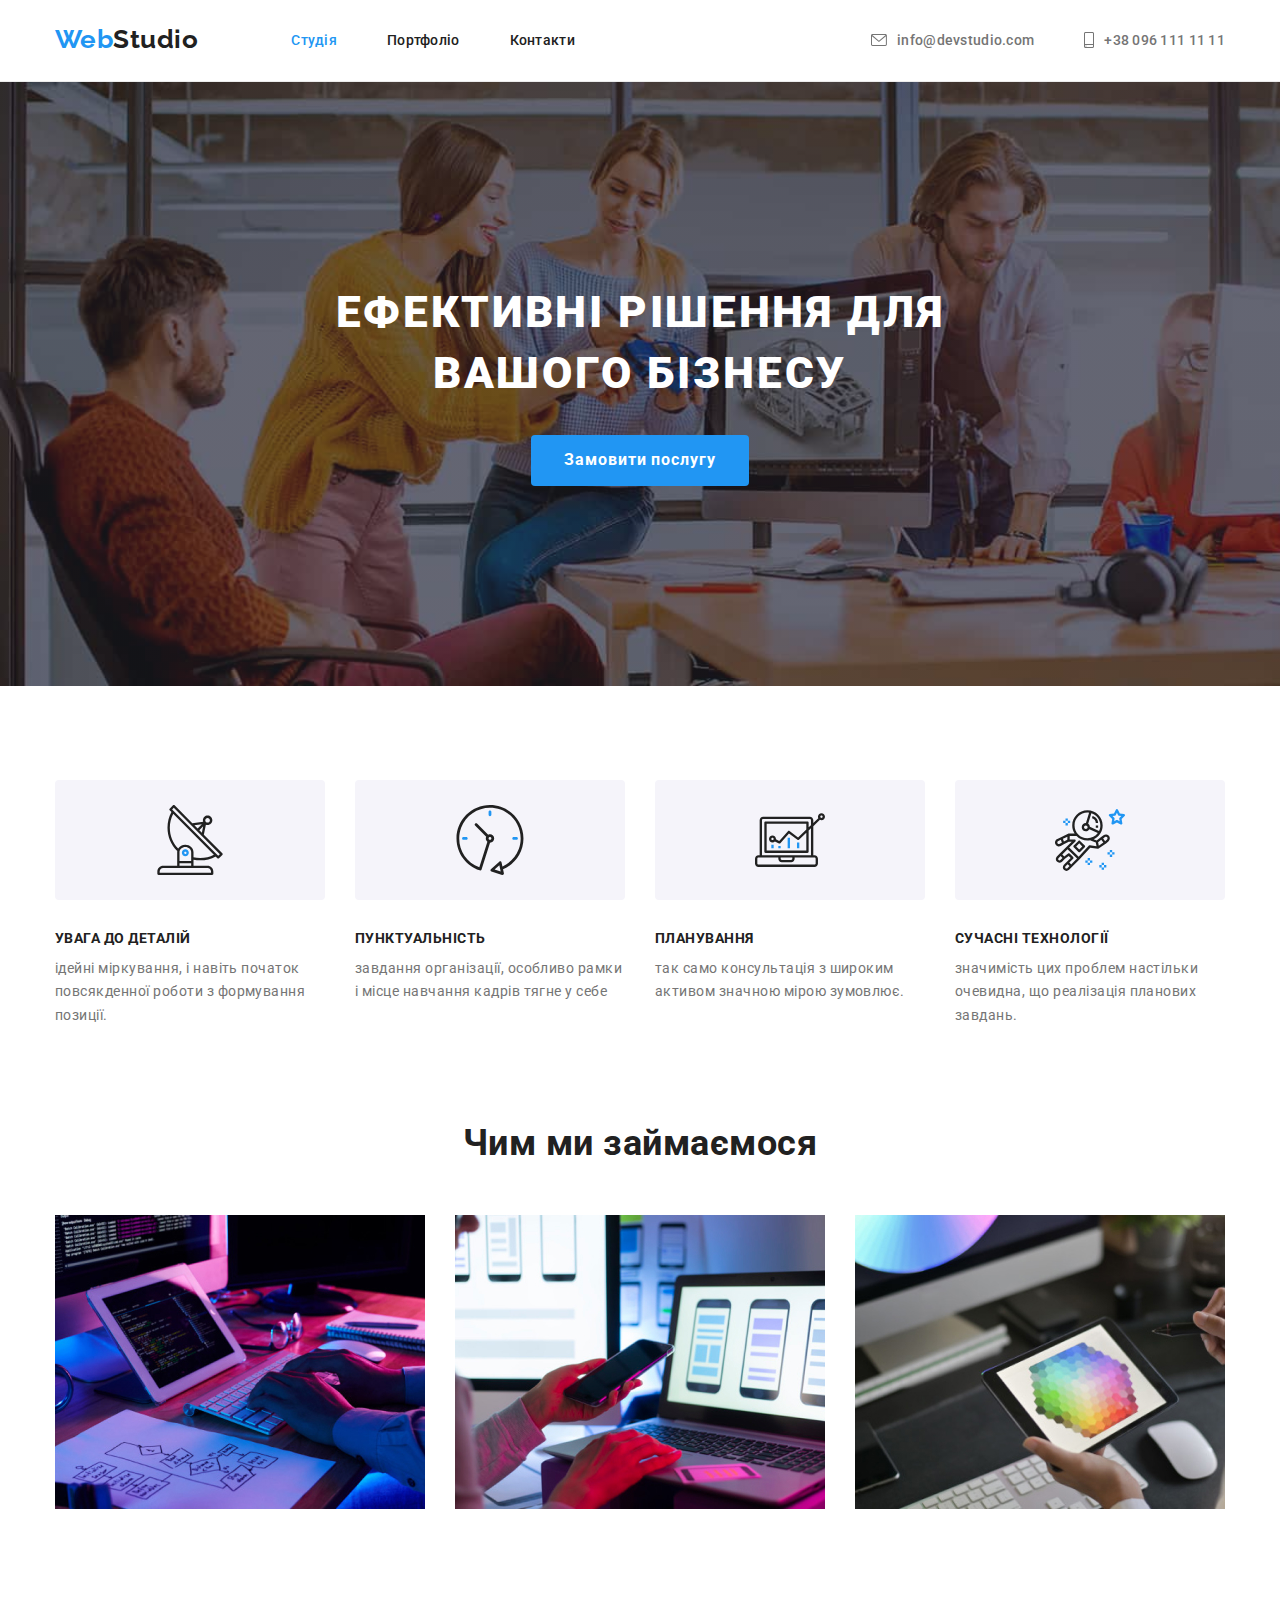
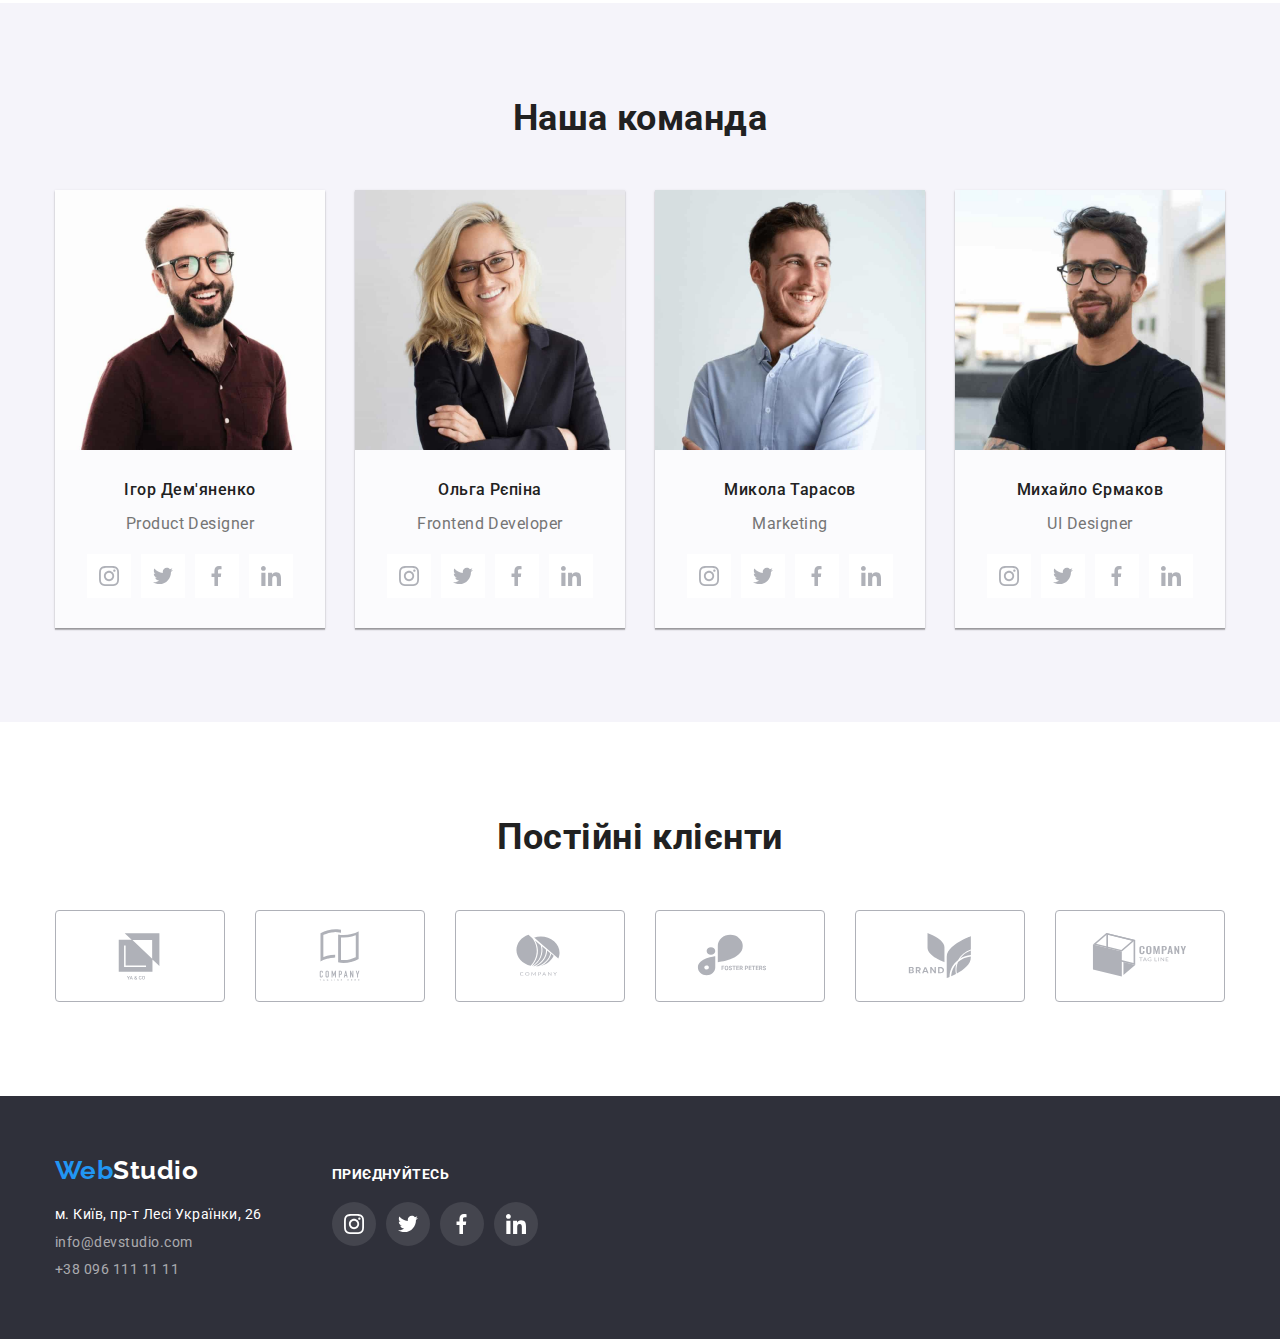
<file: index.html>
<!DOCTYPE html>
<html lang="uk">
  <head>
    <meta charset="UTF-8" />
    <meta http-equiv="X-UA-Compatible" content="IE=edge" />
    <meta name="viewport" content="width=device-width, initial-scale=1.0" />
    <title>webStudio</title>
    <link
      href="https://fonts.googleapis.com/css2?family=Raleway:wght@700&family=Roboto+Condensed:wght@700&family=Roboto:wght@400;500;700;900&display=swap"
      rel="stylesheet"
    />
    <link
      rel="stylesheet"
      href="https://cdnjs.cloudflare.com/ajax/libs/modern-normalize/1.1.0/modern-normalize.min.css"
    />
    <link rel="stylesheet" href="https://cdnjs.cloudflare.com/ajax/libs/animate.css/4.1.1/animate.min.css" />
    <link rel="stylesheet" href="./styles-css/styles.css" />
  </head>
  <body>
    <!--navigation-->

    <header class="page-header">
      <div class="conteiner main-container">
        <div class="naw-link">
          <nav class="naw-content">
            <a href="./index.html" class="logo-accent">
              Web<span class="logo">Studio</span></a>
            <ul class="site-nav list">
              <li class="item">
                <a href="./index.html" class="link current">Студія</a>
              </li>
              <li class="item">
                <a href="./portfolio.html" class="link">Портфоліо</a>
              </li>
              <li class="item"><a href="#" class="link">Контакти</a></li>
            </ul>
          </nav>
          <ul class="contact-nav list">
            <li class="contact-wrap">
              <a class="contacts" href="mailto:info@devstudio.com"> <svg  width="16"height="12" class="icon-contacts">
                <use xlink:href="./images/symbol-defs.svg#icon-envelope"></use>
              </svg>info@devstudio.com </a>
            </li>
            <li class="contact-wrap">
              <a class="contacts" href="tel:+380961111111"> <svg width="10" height="16"class="icon-contacts">
                <use xlink:href="./images/symbol-defs.svg#icon-smartphone">
              </svg> +38 096 111 11 11</a>
            </li>
          </ul>
        </div>
      </div>
    </header>
    <main>
      <!--hero section-->
      <section class="hero">
        <div class="conteiner conteiner-hero">
         <h1 class="hero-title">Ефективні рішення для вашого бізнесу</h1>
          <button type="button" class="buttons-hero">Замовити послугу</button>
        </div>
      </section>
      <!--about section-->
      <section class="section section-about">
        <div class="conteiner container-about">
          
          <h2 class="visually-hidden">о компанії</h2>
          <ul class="feature list">
            <li class="feauter-item">
              <div class="icon-feauter"><svg viewBox="0 0 32 32" width="70">
                <use xlink:href="./images/symbol-defs.svg#icon-antenna"></use>
              </svg></div>
              <h3 class="title">увага до деталій</h3>
              <p class="text-feature">
                ідейні міркування, i навіть початок повсякденної роботи з
                формування позиції.
              </p>
            </li>
            <li class="feauter-item">
              <div class="icon-feauter"><svg viewBox="0 0 32 32" width="70">
                <use xlink:href="./images/symbol-defs.svg#icon-clock"></use>
              </svg></div>
              <h3 class="title">пунктуальність</h3>
              <p class="text-feature">
                завдання організації, особливо рамки i місце навчання кадрів
                тягне у себе
              </p>
            </li>
            <li class="feauter-item">
              <div class="icon-feauter">
              <svg viewBox="0 0 32 32" width="70">
                <use xlink:href="./images/symbol-defs.svg#icon-computer"></use>
              </svg>
              </div>
              <h3 class="title">планування</h3>
              <p class="text-feature">
                так само консультація з широким активом значною мірою зумовлює.
              </p>
            </li>
            <li class="feauter-item">
              <div class="icon-feauter">
              <svg viewBox="0 0 32 32" width="70">
                <use xlink:href="./images/symbol-defs.svg#icon-astronaut"></use>
              </svg>
              </div>
              <h3 class="title">сучасні технології</h3>
              <p class="text-feature">
                значимість цих проблем настільки очевидна, що реалізація
                планових завдань.
              </p>
            </li>
          </ul>
        </div>
      </section>
      <!--about prodgect-->
      <section class="section section-prodgect">
        <div class="conteiner container-prodgect">
          <h2 class="section-title">Чим ми займаємося</h2>
          <ul class="list prodgect-list">
            <li class="prodgect-item">
              <img
                class="img-item"
                src="./images/about-img-1.jpg"
                alt="створення сайту"
                width="370"
              />
            </li>
            <li class="prodgect-item">
              <img
                class="img-item"
                src="./images/about-img-2.jpg"
                alt="створення мобільних додатків"
                width="370"
              />
            </li>
            <li class="prodgect-item">
              <img
                class="img-item"
                src="./images/about-img-3.jpg"
                alt="нові технології"
                width="370"
              />
            </li>
          </ul>
        </div>
      </section>
      <!--about employees-->
      <section class="section section-employees">
        <div class="conteiner container-emploees">
          <h2 class="section-title">Наша команда</h2>
          <ul class="employees list">
            <li class="employees-item">
              <img
                class="item-employees"
                src="./images/our-emploeer-1.jpg"
                alt="працівник "
                width="270"
              />
              <div class="text-worker">
              <h3 class="coworcer">Ігор Дем'яненко</h3>
              <p class="work">Product Designer</p>
              <ul class="list icon-link">
                <li class="link-li"><a class="link-a" href=""> <svg  width="20" height="20" class="icon icon-instagram"> <use xlink:href="./images/symbol-defs.svg#icon-instagram "></use></svg> </a> </li>
                <li class="link-li"><a class="link-a"href=""> <svg  width="20" height="20" class="icon icon-twitter">
                  <use xlink:href="./images/symbol-defs.svg#icon-twitter "></use>
                </svg> </a> </li>
                <li class="link-li"><a class="link-a" href=""> <svg  width="20" height="20" class="icon icon-facebook">
                    <use xlink:href="./images/symbol-defs.svg#icon-facebook "></use>
                  </svg></a></li>
                <li class="link-li"><a class="link-a" href=""> <svg  width="20" height="20" class="icon icon-linkedin">
                    <use xlink:href="./images/symbol-defs.svg#icon-linkedin"></use>
                  </svg> </a></li>
              </ul>
              </div>
            </li>
            <li class="employees-item">
              <img
                class="item-employees"
                src="./images/our-emploeer-2.jpg"
                alt="працівник"
                width="270"
              />
              <div class="text-worker">
              <h3 class="coworcer">Ольга Рєпіна</h3>
              <p class="work">Frontend Developer</p>
              <ul class="list icon-link">
                <li class="link-li"><a class="link-a" href=""> <svg  width="20"height="20" class="icon icon-instagram">
                      <use xlink:href="./images/symbol-defs.svg#icon-instagram "></use>
                    </svg></a> </li>
                <li class="link-li"><a class="link-a" href=""> <svg  width="20" height="20" class="icon icon-twitter">
                      <use xlink:href="./images/symbol-defs.svg#icon-twitter "></use>
                    </svg></a> </li>
                <li class="link-li"><a class="link-a" href=""> <svg  width="20" height="20" class="icon icon-facebook">
                      <use xlink:href="./images/symbol-defs.svg#icon-facebook "></use>
                    </svg></a></li>
                <li class="link-li"><a class="link-a" href=""> <svg  width="20" height="20" class="icon icon-linkedin">
                      <use xlink:href="./images/symbol-defs.svg#icon-linkedin"></use>
                    </svg></a></li>
              </ul>
              </div>
            </li>
            <li class="employees-item">
              <img
                class="item-employees"
                src="./images/our-emploeer-3.jpg"
                alt="працівник"
                width="270"
              />
              <div class="text-worker">
              <h3 class="coworcer">Микола Тарасов</h3>
              <p class="work">Marketing</p>
              <ul class="list icon-link">
                <li class="link-li"><a class="link-a" href=""> <svg  width="20" height="20" class="icon icon-instagram">
                      <use xlink:href="./images/symbol-defs.svg#icon-instagram "></use>
                    </svg> </a> </li>
                <li class="link-li"><a class="link-a" href=""> <svg  width="20" height="20" class="icon icon-twitter">
                      <use xlink:href="./images/symbol-defs.svg#icon-twitter "></use>
                    </svg></a> </li>
                <li class="link-li"><a class="link-a"  href=""> <svg  width="20" height="20" class="icon icon-facebook">
                      <use xlink:href="./images/symbol-defs.svg#icon-facebook "></use>
                    </svg> </a></li>
                <li class="link-li"><a class="link-a" href=""> <svg width="20" height="20" class="icon icon-linkedin">
                      <use xlink:href="./images/symbol-defs.svg#icon-linkedin"></use>
                    </svg>  </a></li>
              </ul>
              </div>
            </li>
            <li class="employees-item">
              <img
                class="item-employees"
                src="./images/our-emploeer-4.jpg"
                alt="працівник"
                width="270"
              />
              <div class="text-worker">
              <h3 class="coworcer">Михайло Єрмаков</h3>
              <p class="work">UI Designer</p>
              <ul class="list icon-link">
                <li class="link-li"><a class="link-a"  href=""> <svg width="20" height="20" class="icon icon-instagram">
                      <use xlink:href="./images/symbol-defs.svg#icon-instagram "></use>
                    </svg> </a> </li>
                <li class="link-li"><a class="link-a" href=""> <svg  width="20" height="20" class="icon icon-twitter">
                      <use xlink:href="./images/symbol-defs.svg#icon-twitter "></use>
                    </svg> </a> </li>
                <li class="link-li"><a class="link-a" href=""> <svg  width="20" height="20" class="icon icon-facebook">
                      <use xlink:href="./images/symbol-defs.svg#icon-facebook "></use>
                    </svg></a></li>
                <li class="link-li"><a class="link-a" href=""> <svg  width="20" height="20" class="icon icon-linkedin">
                      <use xlink:href="./images/symbol-defs.svg#icon-linkedin"></use>
                    </svg></a></li>
              </ul>
              </div>
            </li>
          </ul>
        </div>
      </section>
      <!-- our clients -->
      <section class="section section-clients ">
        <div class="conteiner">
        <h2 class="  section-title">Постійні клієнти</h2>
        <ul class="list our-clients" >
          <li class="item-clients"><a class="a-icon" href=""><svg  width="106" height="60"  class ="icon-clients"><use xlink:href="./images/symbol-defs.svg#icon-yoco"></use></svg></a></li>
          <li class="item-clients"><a class="a-icon" href=""><svg  width="106" height="60"class="icon-clients"> <use xlink:href="./images/symbol-defs.svg#icon-taglinhere"></use></svg></a></li>
          <li class="item-clients"><a class="a-icon" href=""><svg  width="106" height="60"class="icon-clients"><use xlink:href="./images/symbol-defs.svg#icon-company"></use> </svg></a> </li>
          <li class="item-clients"><a class="a-icon"  href=""><svg  width="106" height="60"class="icon-clients"><use xlink:href="./images/symbol-defs.svg#icon-fosterpeters"></use> </svg></a> </li>
          <li class="item-clients"><a class="a-icon" href=""><svg  width="106" height="60" class="icon-clients"><use xlink:href="./images/symbol-defs.svg#icon-brend"></use></svg></a></li>
          <li class="item-clients"><a class="a-icon" href=""><svg  width="106" height="60"class="icon-clients"><use xlink:href="./images/symbol-defs.svg#icon-tagline"></use> </svg></a></a> </li>
        </ul>
        </div>
      </section>
    </main>

    <!--about footer-->
    <footer class="footer">
      <div class=" conteiner footer-link">
      <div class=" conteiner-foot">
        <a href="./index.html" class="foot-accent"
          >Web<span class="logo-foot">Studio</span>
        </a>
        <address>
          <ul class="adress-foot list">
            <li class="foot-item">
              <a
                href="https://maps.google.ua"
                target="_blank"
                rel="noopener noreferre"
                class="adress"
                >м. Київ, пр-т Лесі Українки, 26
              </a>
            </li>
            <li class="foot-item">
              <a href="mailto:info@devstudio.com" class="adress item"
                >info@devstudio.com</a
              >
            </li>
            <li class="foot-item">
              <a href="tel:+380961111111" class="adress item"
                >+38 096 111 11 11</a
              >
            </li>
          </ul>
        </address>
      </div>
      <div class="social-link">
        <h4 class="title-social">приєднуйтесь</h4>
        <ul class="social-footer list">
          <li class="icon-social"> <a class="link-footer" href=""><svg  width="20" height="20"  class="icon-footer icon-instagram">
              <use xlink:href="./images/symbol-defs.svg#icon-instagram "></use>
            </svg></a></li>
          <li class="icon-social"><a class="link-footer" href=""> <svg  width="20" height="20" class="icon-footer icon-twitter">
              <use xlink:href="./images/symbol-defs.svg#icon-twitter "></use>
            </svg></a></li>
          <li class="icon-social"><a class="link-footer"href=""> <svg  width="20"height="20" class="icon-footer icon-facebook">
              <use xlink:href="./images/symbol-defs.svg#icon-facebook "></use>
            </svg></a></li>
          <li class="icon-social"><a class="link-footer"href=""> <svg width="20"height="20" class="icon-footer icon-linkedin">
              <use xlink:href="./images/symbol-defs.svg#icon-linkedin"></use>
            </svg></a></li>
        </ul>
      </div>
      </div>
    </footer>
  </body>
</html>
</file>
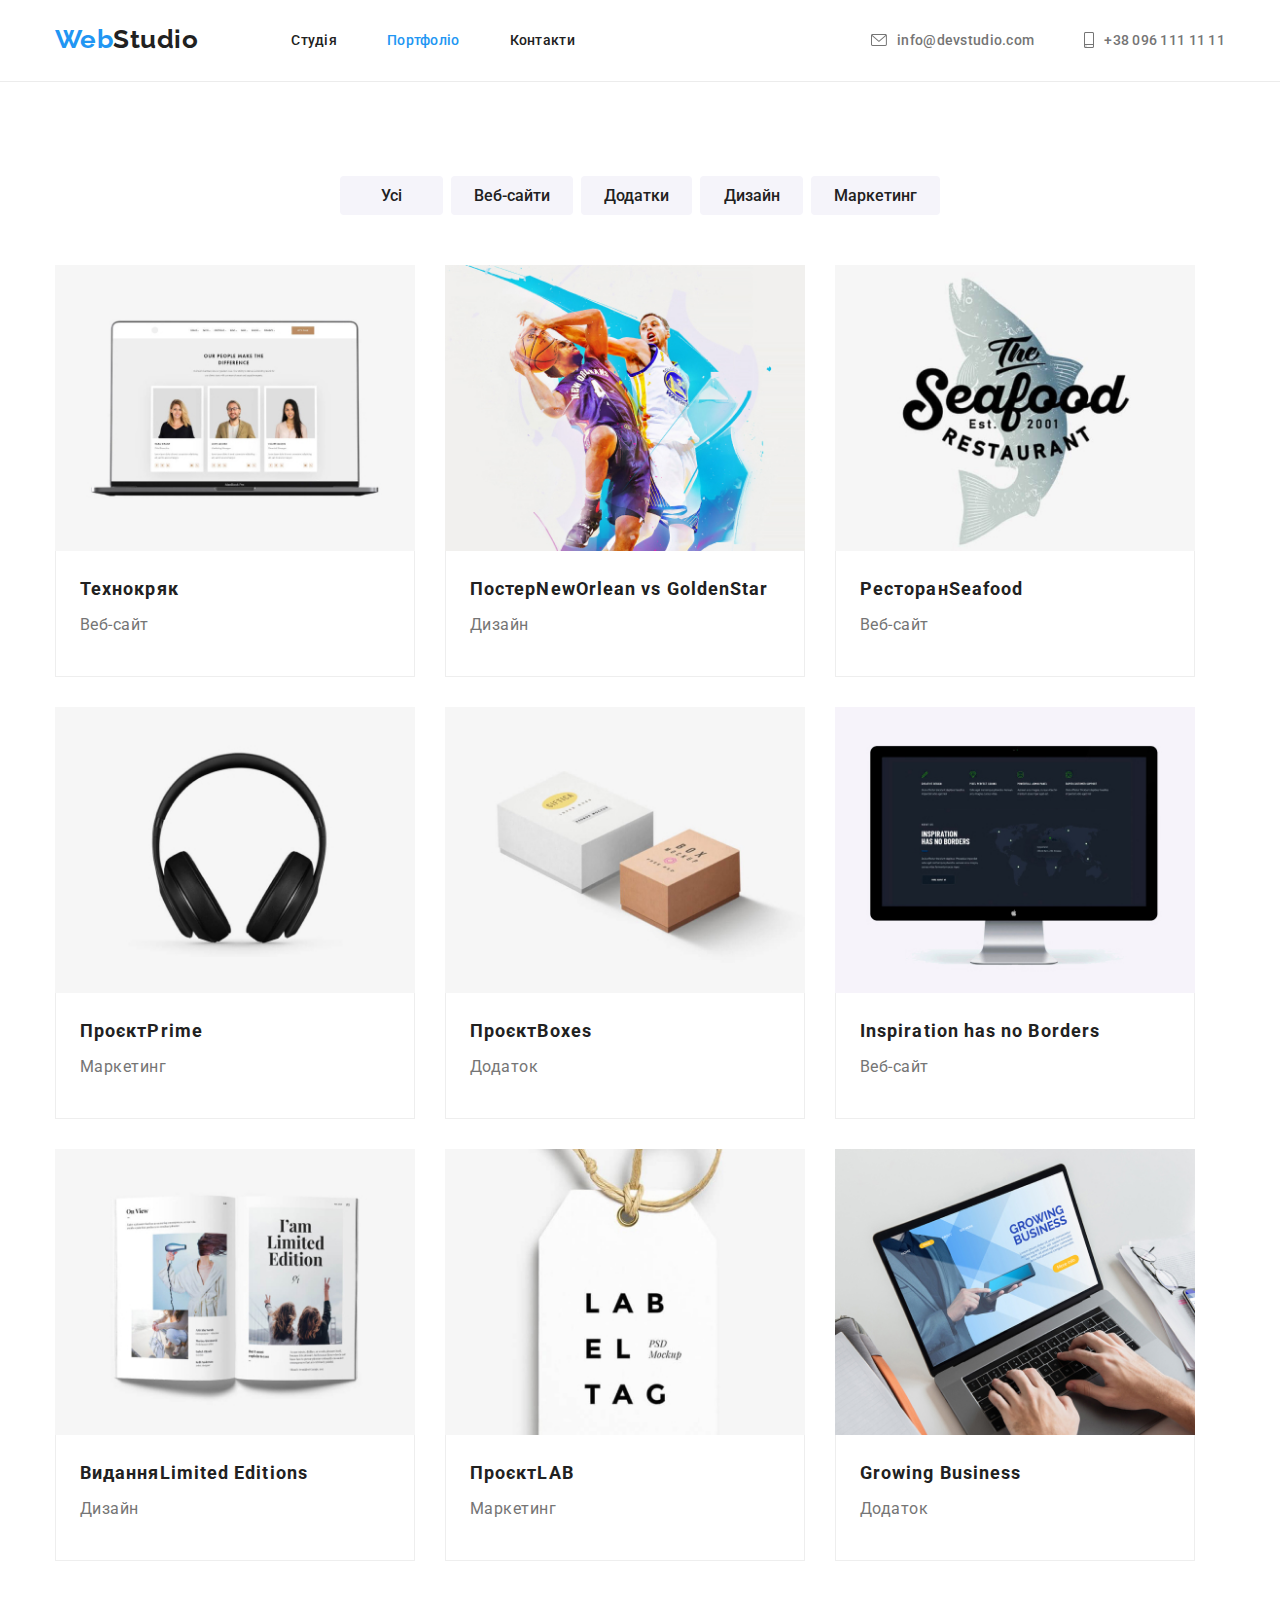
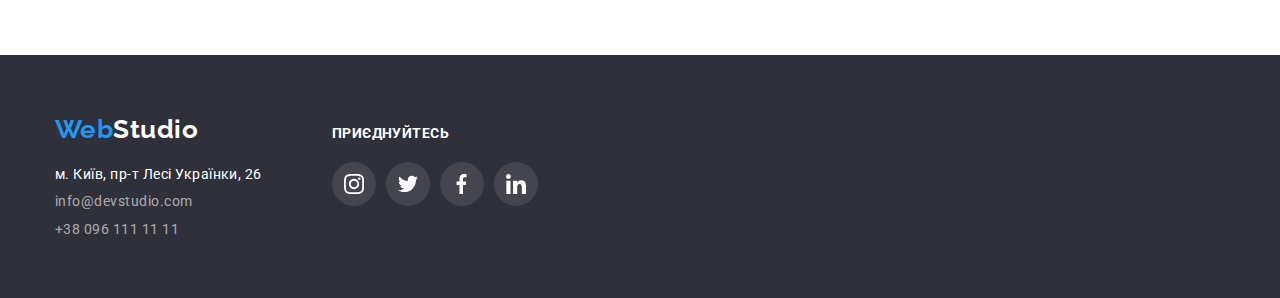
<file: portfolio.html>
<!DOCTYPE html>
<html lang="uk">
<head>
    <meta charset="UTF-8">
    <meta http-equiv="X-UA-Compatible" content="IE=edge">
    <meta name="viewport" content="width=device-width, initial-scale=1.0">
    <title>Portfolio</title>
    <link
        href="https://fonts.googleapis.com/css2?family=Raleway:wght@700&family=Roboto+Condensed:wght@700&family=Roboto:wght@400;500;700;900&display=swap"
        rel="stylesheet">
        <link rel="stylesheet" href="https://cdnjs.cloudflare.com/ajax/libs/modern-normalize/1.1.0/modern-normalize.min.css">
        <link rel="stylesheet" href="https://cdnjs.cloudflare.com/ajax/libs/animate.css/4.1.1/animate.min.css" />
 <link rel="stylesheet" href="./styles-css/styles.css">
</head>
<body>
    <!--navigation-->
    <header class="page-header">
        <div class=" conteiner main-container">
            <div class="naw-link">
        <nav class="naw-content">
            <a href="./index.html" class="logo-accent">Web<span class="logo">Studio</span></a>
            <ul class=" site-nav list">
                <li class="item"><a href="./index.html" class="link">Студія</a></li>
                <li class="item"><a href="#" class="link current ">Портфоліо</a></li>
                <li class="item"><a href="#" class="link">Контакти</a></li>
            </ul>
        </nav>
        <ul class=" contact-nav list">
            <li class="contact-wrap">
                <a href="mailto:info@devstudio.com" class="contacts"> <svg viewBox="0 0 43 32" width="16" class="icon-contacts">
                        <use xlink:href="./images/symbol-defs.svg#icon-envelope"></use>
                    </svg>info@devstudio.com </a>
            </li>
            <li class="contact-wrap">
                <a href="tel:+380961111111" class="contacts"> <svg viewBox="0 0 20 32" width="10" class="icon-contacts">
                        <use xlink:href="./images/symbol-defs.svg#icon-smartphone">
                    </svg> +38 096 111 11 11</a>
            </li>
        </ul>
        </div>
        </div>
    </header>
    <!--about main-->
    <main>
        <!--navigation portfolio-->
        <section class="section section-portfolio">
            <div class="conteiner conteiner-portfolio">
            <h1 class="visually-hidden">портфоліо</h1>
            <ul class="list filter">
                <li class="item-button"><button type="button" class="buttons ">Усі</button></li>
                <li class="item-button"><button type="button" class="buttons ">Веб-сайти</button></li>
                <li class="item-button"><button type="button" class="buttons ">Додатки</button></li>
                <li class="item-button"><button type="button" class="buttons ">Дизайн</button></li>
                <li class="item-button"><button type="button" class="buttons ">Маркетинг</button></li>
            </ul>
            
    

        <!--portfolio-->

            <ul class=" project list">
                <li class="item-work">
                    <a class="link-img" href="#" target="_blank" rel="noopener norefere">
                    <img class="img-work" src="./images/img1.jpg" alt="ноутбук" width="370">
                    <div class="cards-name">
                    <h2 class="title-project">Технокряк</h2>
                    <p class="work">Веб-сайт</p>
                    </div>
                </a>
                </li>
                <li class="item-work">
                    <a class="link-img" href="#" target="_blank" rel="noopener norefere">
                    <img class="img-work" src="./images/img2.jpg" alt="баскетбол" width="370">
                    <div class="cards-name">
                    <h2 class="title-project">Постер<span>NewOrlean vs GoldenStar</span></h2>
                    <p class="work">Дизайн</p>
                    </div>
                    </a>
                </li>
                <li class="item-work">
                    <a class="link-img" href="#" target="_blank" rel="noopener noreferre">
                    <img class="img-work" src="./images/img3.jpg" alt="ресторан" width="370">
                    <div class="cards-name">
                    <h2 class="title-project">Ресторан<span>Seafood</span></h2>
                    <p class="work">Веб-сайт</p>
                    </div>
                </a>
                </li>
                
                <li class="item-work">
                    <a class="link-img" href="#" target="_blank" rel="noopener noreferre">
                <img class="img-work" src="./images/img4.jpg" alt="наушники" width="370">
                <div class="cards-name">
                <h2 class="title-project">Проєкт<span>Prime</span></h2>
                <p class="work">Маркетинг</p>
                </div>
                </a>
                </li>
                <li class="item-work">
                    <a class="link-img" href="#" target="_blank" rel="noopener noreferre">
                    <img class="img-work" src="./images/img5.jpg" alt="дві коробочки" width="370">
                    <div class="cards-name">
                    <h2 class="title-project">Проєкт<span>Boxes</span></h2>
                    <p class="work">Додаток</p>
                    </div>
                    </a>
                </li>
                <li class="item-work">
                    <a  class="link-img" href="#" target="_blank" rel="noopener noreferre">
                    <img class="img-work" src="./images/img6.jpg" alt="монітор" width="370">
                    <div class="cards-name">
                    <h2 class="title-project"><span>Inspiration has no Borders</span></h2>
                    <p class="work">Веб-сайт</p>
                    </div>
                    </a>
                </li>
                <li class="item-work">
                    <a class="link-img" href="#" target="_blank" rel="noopener noreferre">
                     <img class="img-work" src="./images/img7.jpg" alt="журнал" width="370">
                     <div class="cards-name">
                    <h2 class="title-project">Видання<span>Limited Editions</span></h2>
                    <p class="work">Дизайн</p>
                    </div>
                    </a>
                </li>
                <li class="item-work">
                    <a class="link-img" href="#" target="_blank" rel="noopener noreferre">
                    <img class="img-work" src="./images/img8.jpg" alt="бирка" width="370">
                    <div class="cards-name">
                    <h2 class="title-project">Проєкт<span>LAB</span></h2>
                    <p class="work">Маркетинг</p>
                    </div>
                </a>
                </li>
                <li class="item-work">
                    <a class="link-img" href="#" target="_blank" rel="noopener noreferre">
                    <img class="img-work" src="./images/img9.jpg" alt="ноутбук" width="370">
                    <div class="cards-name">
                    <h2 class="title-project"><span>Growing Business</span></h2>
                    <p class="work">Додаток</p>
                    </div>
                </a>
                </li>
            </ul>
            
            </div>
        </section>
    </main>

<!--abot footer-->
<footer class="footer">
    <div class=" conteiner footer-link">
        <div class=" conteiner-foot">
            <a href="./index.html" class="foot-accent">Web<span class="logo-foot">Studio</span>
            </a>
            <address>
                <ul class="adress-foot list">
                    <li class="foot-item">
                        <a href="https://maps.google.ua" target="_blank" rel="noopener noreferre" class="adress">м.
                            Київ, пр-т Лесі Українки, 26
                        </a>
                    </li>
                    <li class="foot-item">
                        <a href="mailto:info@devstudio.com" class="adress item">info@devstudio.com</a>
                    </li>
                    <li class="foot-item">
                        <a href="tel:+380961111111" class="adress item">+38 096 111 11 11</a>
                    </li>
                </ul>
            </address>
        </div>
        <div class="social-link">
            <h4 class="title-social">приєднуйтесь</h4>
            <ul class="social-footer list">
                <li class="icon-social"> <a class="link-footer" href=""> <svg width="20" height="20"
                        class="icon-footer icon-instagram">
                        <use xlink:href="./images/symbol-defs.svg#icon-instagram "></use>
                    </svg></a></li>
                <li class="icon-social"><a class="link-footer" href=""> <svg width="20" height="20"
                            class="icon-footer icon-twitter">
                            <use xlink:href="./images/symbol-defs.svg#icon-twitter "></use>
                        </svg></a></li>
                <li class="icon-social"><a class="link-footer" href=""> <svg width="20" height="20"
                            class="icon-footer icon-facebook">
                            <use xlink:href="./images/symbol-defs.svg#icon-facebook "></use>
                        </svg></a></li>
                <li class="icon-social"><a class="link-footer" href=""> <svg width="20" height="20"
                            class="icon-footer icon-linkedin">
                            <use xlink:href="./images/symbol-defs.svg#icon-linkedin"></use>
                        </svg></a></li>
            </ul>
        </div>
    </div>
</footer>
 </body>
</html>
</file>
<file: styles-css/styles.css>
:root {
  --primary-text-color:#757575 ;
  --title-text-color:#212121 ;
  --accent-text: #2196F3 ;
  --accent-battons-hover:#188CE8;
  --background-main-color:#F5F5F5;
  --background-second-color : #F5F4FA;
  --bacground-accent-color:#2F303A ;
  --white-color:#FFFFFF ;
  --background-footer-color:#2F303A;
  --color-wite-transporet:rgba(255, 255, 255, 0.6);
  --background-icon: #AFB1B8;
}
h1, h2, h3, h4, h5 ,h6, ul, p {
    margin:0;
}
ul{
    padding-left: 0; 
    margin: 0;
}
body {
 background-color:var(--background-color) ;
 color: var(--primary-text-color);
 font-family: Roboto, sans-serif;
 letter-spacing: 0.03em;
}
a{
    text-decoration: none;
}

.conteiner {
    width: 1200px;
    margin: 0 auto;
    padding-left: 15px;
    padding-right: 15px;

}
/* hide */
.visually-hidden {
    position: absolute;
    white-space: nowrap;
    width: 1px;
    height: 1px;
    overflow: hidden;
    border: 0;
    padding: 0;
    clip: rect(0 0 0 0);
    clip-path: inset(50%);
    margin: -1px;
}
.list {
    list-style: none;
}
 /* heder  */
 
 
 .page-header {
    background-color: var(--color-wite-transporet);
    border-bottom: 1px solid #ECECEC;
 }

/* логотип */
.logo-accent {
    color: var(--accent-text);
}
.logo {
  color: var(--title-text-color)  ;
}
.logo-accent {
    margin-right: 93px;
    padding-top: 24px;
    padding-bottom: 25px;
    display: block;
    font-family: 'Raleway', sans-serif;
    font-size: 26px;
    font-weight:700;
    line-height:1.19 ;
    text-decoration: none;


    
}
/* main naw */
 .naw-link {
    display: flex;
    align-items: center;
}
/* навигация  */
.naw-content{
    display: flex;
    align-items: center;
}

.site-nav {
    display: flex;
}
.site-nav .item {
    margin-right: 50px;
}
.site-nav .item:last-child {
    margin-right: 0;
}
 .site-nav .link {
    display: block;
    padding-top: 32px;
    padding-bottom: 32px;
    
    color: var(--title-text-color);
    font-weight: 500;
    font-size: 14px;
    line-height: 1.2;
    letter-spacing: 0.02em;
    text-decoration:none;
    
}
.site-nav .link:hover,
.site-nav .link:focus {
    color: var(--accent-text);
}
.site-nav .link.current {
    color: var(--accent-text);
    } 
   
    /* contact-nav */
.icon-contacts {
    margin-right: 10px;
  }
 
  .contacts {
    display: flex;
    align-items: center;
  }
.contact-nav { 
    display: flex;
    margin-left: auto;
}
        
  .contact-wrap:first-of-type { 
    margin-right:50px;
}
 .icon-contacts {
fill: currentColor;
 }
 .contact-wrap:hover svg ,
 .contact-wrap:focus svg{
    fill: var(--accent-text);
 }
.contact-wrap .contacts {
    display: flex;
    padding-top: 32px;
    padding-bottom: 32px;
    margin-right:0 ;

    color:var(--primary-text-color);
    font-weight: 500;
    font-size: 14px;
    line-height: 1.2;
    letter-spacing: 0.02em;
    text-decoration: none;
    
}

.contact-nav .contacts:hover,
.contact-nav .contacts:focus {
    color: var(--accent-text);
}
.contact-nav .contacts.current {
    color:var(--accent-text);
}

/* hero */
.hero {
    background-image:linear-gradient( rgba(47, 48, 58, 0.4),rgba(47, 48, 58, 0.4)) , url("../images/heroimg.gpg.jpg") ;
    background-repeat: no-repeat;
    background-size: cover;
    margin: auto;
    text-align: center;
    padding-top: 200px;
    padding-bottom: 200px;
    max-width: 1600px;
    margin: 0 auto;
}


    .hero .hero-title {
    max-width: 696px;
    margin: 0 auto 30px;


    color: var(--white-color);
    font-weight: 900;
    font-size: 44px;
    line-height:1.4;
    letter-spacing: 0.06em;
    text-align: center;
    text-transform: uppercase;
     }

.buttons-hero {
    color: var(--white-color);
    background-color: var(--accent-text);
    font-family: Roboto;
    font-weight: 700;
    font-size: 16px;
    line-height: 1.8;
    letter-spacing: 0.06em;

    cursor: pointer;
    border-radius: 4px;
    padding: 10px 32px;
    min-width: 216px;
    
    text-align: center;
    border: 1px solid transparent
    }

 .buttons-hero:hover,
 .buttons-hero:focus {
    background-color: var(--accent-battons-hover);
    
 }

 /* about section */
 .feature{
    display: flex;
    flex-wrap: wrap;
    
 }
 .feauter-item{
    flex-basis: calc(100% / 4 - 30px);
    margin-left: 30px;}
   
.feature :first-child {
    margin-left: 0px;
}
   
 .section-about {
    padding-top: 94px;
    padding-bottom: 94px;
 }

.section .section-title {
    color: var(--title-text-color);
    font-weight: 700;
    font-size: 36px;
    line-height: 1.2;
    text-align: center;
    margin-bottom: 50px;
    
}
.feature .title { 
  color:var(--title-text-color) ; 
    font-weight: 700;
    font-size: 14px;
    line-height: 1.2;
    text-transform: uppercase;
    margin-bottom: 10px;

    
}
.feature .text-feature {
    font-weight: 400;
    font-size: 14px;
    line-height: 1.7;
    width: 270px; 
    display: block;
    
}
/* about-prodgect */
.icon-feauter{
    display: flex;
    align-items: center;
    justify-content: center;
    border-radius: 4px;
    background-color: #F5F4FA;
    padding: 25px 100px;
    margin-bottom: 30px;
}

.prodgect-list{
    display: flex;
}

.prodgect-item {
    flex-basis: calc(100% / 3);
    margin-right:  30px;
    }
 .prodgect-item:last-of-type {
        margin-right: 0 ;
    }
    
.img-item {
    display: block;
    }
.section-prodgect{
    padding-bottom: 94px;
}

   
/* employee list */
.section-employees{
    padding-top: 94px;
    padding-bottom: 94px;
    background-color: var(--background-second-color);
}
.employees {
    display: flex;
    flex-wrap: wrap;
    margin-right: -30px;
    
}
.employees-item {
    display: block;
}
.employees-item {
    flex-basis: calc(100% / 4 -30px);
    margin-right: 30px;
    text-align: center;
    box-shadow: 0px 1px 3px rgba(0, 0, 0, 0.12), 0px 1px 1px rgba(0, 0, 0, 0.14), 0px 2px 1px rgba(0, 0, 0, 0.2);
    }
.item-employees {
    display: block;
    max-width: 100%;
}

.employees .coworcer  {
    color: var(--title-text-color);
    font-weight: 500;
    font-size: 16px;
    line-height: 1.2;
    margin-bottom: 10px;
}
.coworcer .work {
  font-weight: 400;
  font-size: 16px;
  line-height: 1.2;
}

.work {
    margin-bottom: 16px;
}
.text-worker{
    padding-top: 30px;
    padding-bottom: 30px ;
    background-color: var(--color-wite-transporet);
}
.link-li {
 width: 44px;
 height: 44px;
 background: var(--white-color) ;
}

.icon-link {
    display: flex;
    justify-content: center;
    align-items: center;
    gap: 10px;
    
}

.link-a {
    width: 100%;
    height: 100%;
    display: flex;
    justify-content: center;
    align-items: center;
}
 
.link-a {
   fill: var(--background-icon);
}  

.link-a:hover,
.link-a:focus {
  fill: var(--white-color);
  color: var(--white-color);
  border-radius: 50%;
  background: var(--accent-text);
}
  
   
  
   
/* our-clients */
.section-clients {
    padding-top: 94px;
    padding-bottom: 94px;
}
.our-clients{
   display: flex;
   justify-content: center;
   align-items: center;
   gap: 30px;
}
.icon-clients {
    fill: var(--background-icon);
}
.item-clients {
    width: 170px;
    height: 92px;
}
.a-icon {
    width:100%;
    height: 100%;
    display: flex;
    align-items: center;
    justify-content: center;
    border: 1px solid var(--background-icon);
    border-radius: 4px;
}
    
.a-icon:hover .icon-clients ,
.a-icon:focus .icon-clients {
    fill: #2196F3;
}
.a-icon:hover ,
.a-aicon:focus {
     border: 1px solid #2196F3;
    border-radius: 4px;
}


  
    
/* footer */


.footer {
    background-color:var(--background-footer-color) ;
    padding-top: 60px;
    padding-left: 0px;
    padding-bottom: 60px;
}
 
.foot-accent {
display: inline-block;

    color: var(--accent-text);
    font-family: Raleway ;
    font-size: 26px;
    font-weight: 700;
    margin-bottom: 20px;
}
 .logo-foot {
        color: var(--white-color);
        }
  .foot-item {
    margin-bottom: 9px;
}

.adress-foot .adress {
    color: var(--white-color);
    font-style: normal;
    text-decoration: none;
    font-size: 14px;
}
 .adress-foot .item {
    color: var(--color-wite-transporet);
 }
.adress-foot .adress:hover ,
.adress-foot .adress:focus {
    color: var(--accent-text);
}
 .adress-foot :last-child {
    margin-bottom: 0px;
}
 /* social network */
 
   .footer-link {
    display: flex;
    align-items: baseline;
    }
     .social-footer {
     display:flex;
     gap: 10px;

     }
    .social-link {
     margin-left: 70px;
    }
    .link-footer{
    justify-content: center;
    display: flex;
    align-items: center;

    width: 44px;
    height: 44px;
    border-radius: 50%;
    background-color: rgba(255, 255, 255, 0.1);
}
.icon-footer {
    display: inline-block ;
    fill: var(--white-color);
}

  .link-footer:hover,
  .link-footer:focus {
    border-radius: 50%;
    background-color: var(--accent-battons-hover);
}
.title-social {
    display: inline-block;
    margin-bottom: 20px;

    font-family: Roboto;
    font-weight: 700;
    color: var(--white-color);
    font-size: 14px;
    line-height: 1.14em;
    letter-spacing: 0.03em;
    text-transform: uppercase;
 }

/* portfolio navigations  */
.section-portfolio {
    padding-top: 94px;
    padding-bottom: 94px;

}
.filter {
    display: flex;
    justify-content: center;
    margin-bottom: 50px;
    
    
}
.item-button {
    margin-left: 8px;
    
    
}
 .item-button:first-of-type {
    margin-left: 0;
 }
.buttons {
    cursor: pointer;
    border-radius: 4px;
    padding: 6px 22px;
    min-width: 103px;
    border: 1px solid transparent;
    
    
   background-color:var(--background-second-color) ;
   color: var(--title-text-color);
   font-family: Roboto;
   font-weight: 500;
   font-size: 16px;
   line-height: 1.6;
   font-family: Roboto;
   }


.buttons:hover,
.buttons:focus {
background-color: var(--accent-text);
border:1px solid transparent ;
color: var(--white-color);
box-shadow: 0px 4px 4px rgba(0, 0, 0, 0.25);
}

/* portfolio prodjekt */ 

.project {
    padding: 0;
    display: flex;
    flex-wrap: wrap;
    gap: 30px;
    
}
 .project >.item-work {
    flex-basis: calc(100% / 3 - 30px);
   
 }
 
 .img-work {
    display: block;
    max-width: 100%;
 }
 .cards-name {
    padding: 20px 24px;
    border: 1px solid #EEEEEE;
    border-top: none;
          
 }

.title-project {
    color: var(--title-text-color);
    font-weight: 700;
    font-size: 18px;
    line-height: 2;
    letter-spacing: 0.06em ;
    margin-bottom: 4px;
    
}
.work {
    font-weight: 400;
    color: var(--primary-text-color);
    font-size: 16px;
    line-height: 1.8;
    }

.link-img {
display:block;
}
.link-img:hover,
.link-img:focus {
box-shadow:0px 4px 4px rgba(0, 0, 0, 0.25);
}
</file>
